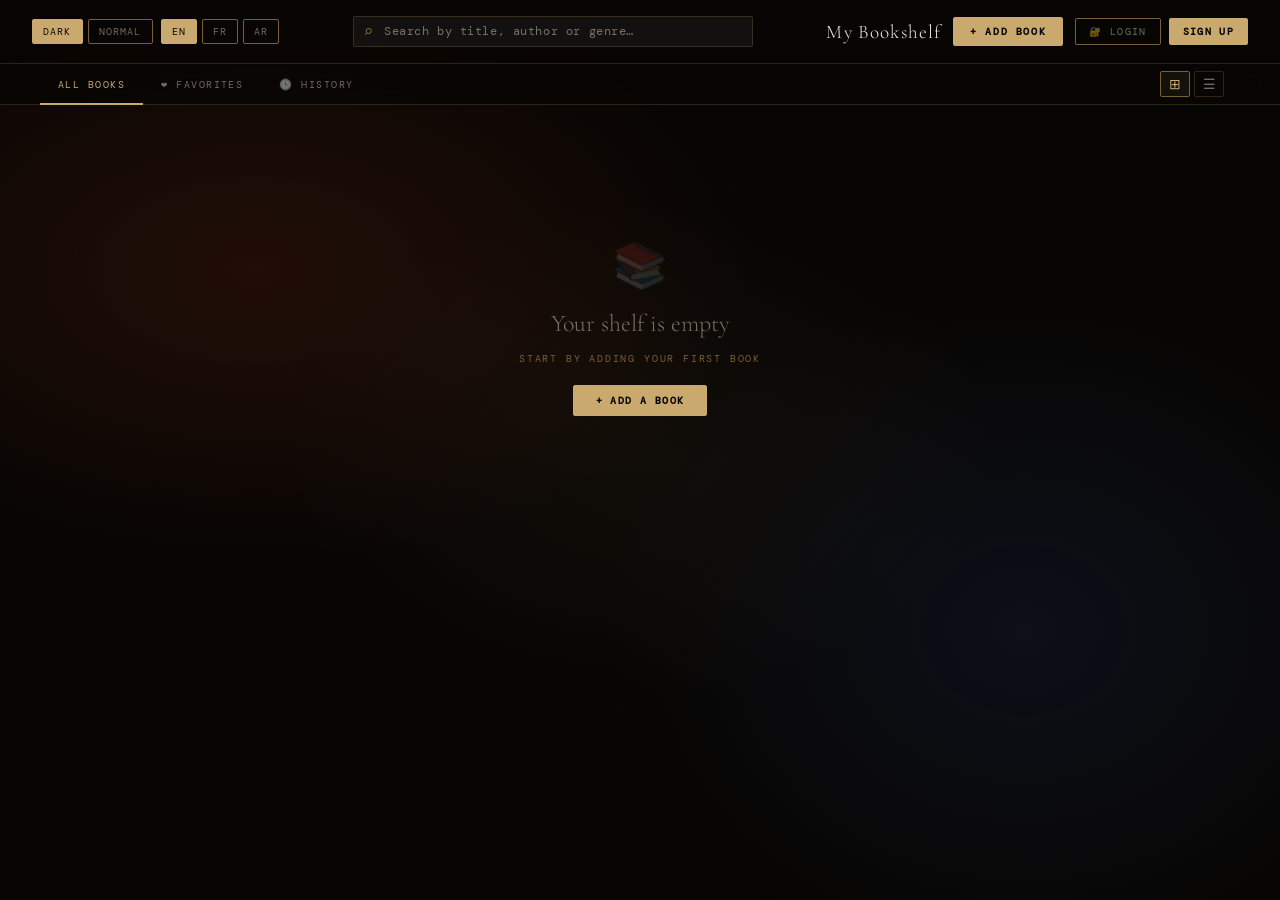
<file: index.html>
<!DOCTYPE html>
<html lang="en" dir="ltr">
<head>
    <meta charset="UTF-8">
    <meta name="viewport" content="width=device-width, initial-scale=1.0">
    <title>Bookshelf</title>
    <link rel="stylesheet" href="them-control.css">
    <link rel="stylesheet" href="books.css">
    <link rel="stylesheet" href="style-index.css">
</head>
<body>

    <header>
        <div class="header-left">
            <div id="theme-group">
                <button onclick="changeTheme('dark')"   data-en="Dark"   data-fr="Sombre" data-ar="داكن">Dark</button>
                <button onclick="changeTheme('normal')" data-en="Normal" data-fr="Normale" data-ar="عادي">Normal</button>
            </div>
            <div id="lang-group">
                <button onclick="changeLanguage('en')">EN</button>
                <button onclick="changeLanguage('fr')">FR</button>
                <button onclick="changeLanguage('ar')">AR</button>
            </div>
        </div>
        <div class="header-center">
            <div id="search-wrap">
                <span class="search-icon">⌕</span>
                <input type="text" id="genre-filter" data-en-ph="Search by title, author or genre…" data-fr-ph="Rechercher par titre, auteur ou genre…" data-ar-ph="بحث بالعنوان أو المؤلف أو النوع…" placeholder="Search by title, author or genre…"/>
            </div>
        </div>
        <div class="header-right">
            <h1 data-en="My Bookshelf" data-fr="Ma Bibliothèque" data-ar="مكتبتي">My Bookshelf</h1>
            <div class="header-stats" id="header-stats">
                <span class="hstat" title="Total">📚 <strong id="stat-total">0</strong></span>
                <span class="hstat-sep">·</span>
                <span class="hstat" title="Read">✅ <strong id="stat-read">0</strong></span>
                <span class="hstat-sep">·</span>
                <span class="hstat" title="Reading">📖 <strong id="stat-reading">0</strong></span>
                <span class="hstat-sep">·</span>
                <span class="hstat" title="To Read">🔖 <strong id="stat-toread">0</strong></span>
                <span class="hstat-sep">·</span>
                <span class="hstat" title="Favorites">❤️ <strong id="stat-fav">0</strong></span>
            </div>
            <a href="add-book.html" class="home-btn-add"
               data-en="+ Add Book" data-fr="+ Ajouter" data-ar="+ إضافة">+ Add Book</a>
            <div id="auth-header-placeholder"></div>
        </div>
    </header>
    <nav class="tab-nav" id="tab-nav">
        <button class="tab-nav-btn active" onclick="ab_switchTab('all', event)"
            data-en="All Books" data-fr="Tous les livres" data-ar="جميع الكتب">All Books</button>
        <button class="tab-nav-btn" onclick="ab_switchTab('favorites', event)"
            data-en="❤️ Favorites" data-fr="❤️ Favoris" data-ar="❤️ المفضلة">❤️ Favorites</button>
        <button class="tab-nav-btn" onclick="ab_switchTab('history', event)"
            data-en="🕓 History" data-fr="🕓 Historique" data-ar="🕓 السجل">🕓 History</button>
        <div id="tab-view-toggle" class="view-toggle" style="margin-left:auto; display:flex; align-items:center; padding: 0 16px;">
            <button class="view-btn active" id="btn-grid" onclick="ab_setView('grid')" title="Grid">⊞</button>
            <button class="view-btn"        id="btn-list" onclick="ab_setView('list')" title="List">☰</button>
        </div>
    </nav>

    <main>
        <div class="tab-panel active" id="tab-all">
            <div id="books-container" class="books-grid-view"></div>
        </div>
        <div class="tab-panel" id="tab-favorites">
            <div id="favorites-container" class="books-grid-view"></div>
        </div>
        <div class="tab-panel" id="tab-history">
            <div class="tab-toolbar">
                <button class="section-clear-btn" onclick="ab_clearHistory()" data-en="Clear history" data-fr="Effacer l'historique" data-ar="مسح السجل">🗑 Clear history</button>
            </div>
            <div id="history-container" class="books-row"></div>
        </div>
    </main>

    <div id="toasts"></div>

    <script src="theme-switch.js"></script>
    <script src="langague-switch.js"></script>
    <script src="comments.js"></script>
    <script src="add-book-at-index.js"></script>

    <script src="test.js"></script>
</body>
</html>
</file>
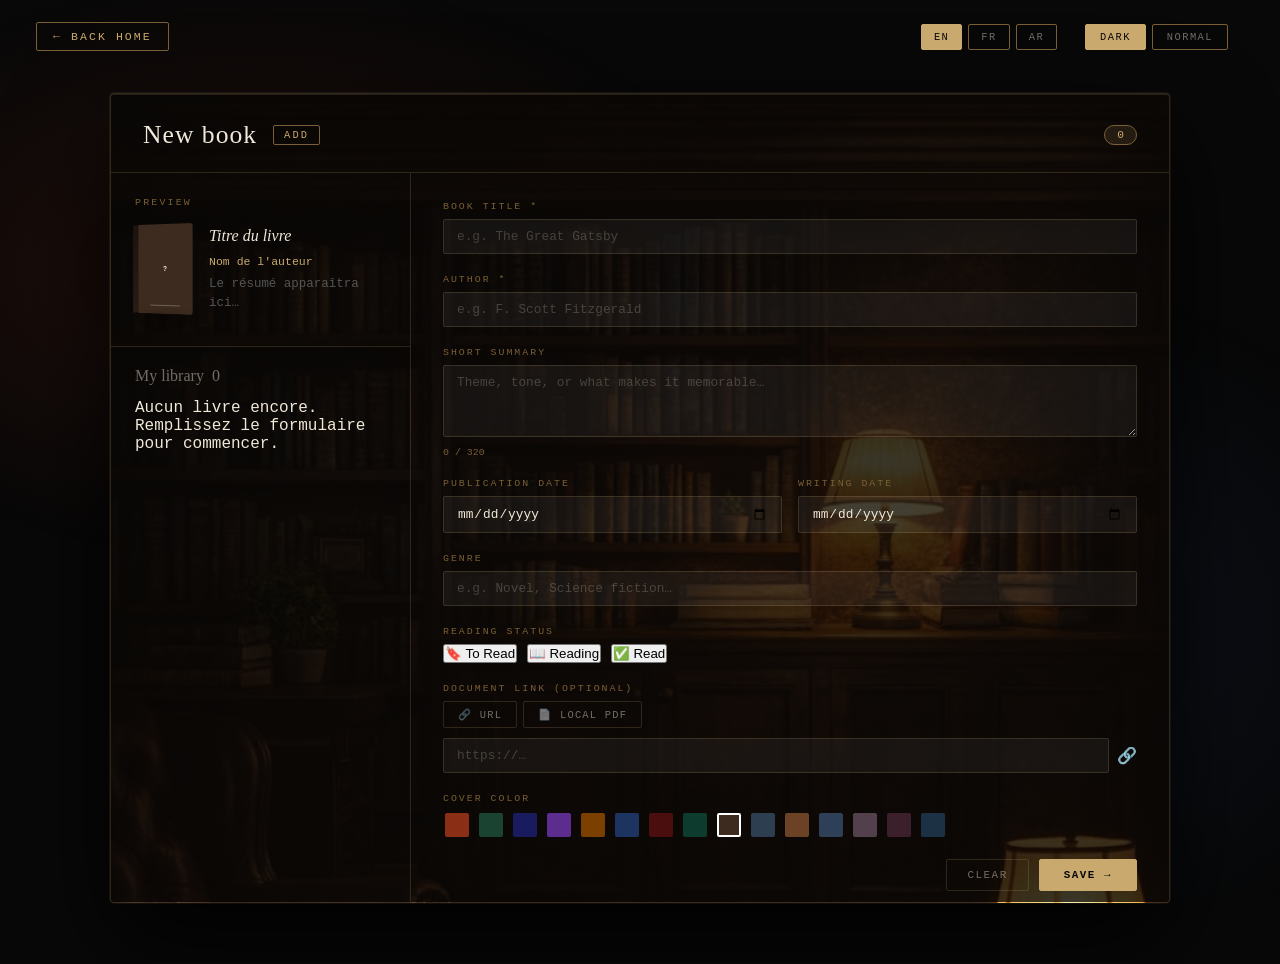
<file: add-book.html>
<!DOCTYPE html>
<html lang="fr">
<head>
    <meta charset="UTF-8">
    <meta name="viewport" content="width=device-width, initial-scale=1.0">
    <title>Ajouter un livre</title>
    <link rel="stylesheet" href="add-book-style.css">
</head>
<body>
    <header>
        <a href="index.html" data-fr="← Retour Home" data-en="← Back Home" data-ar="العودة للرئيسية →">← Back Home</a>
        <div class="header-right">
            <div id="lang-group">
                <button onclick="changeLanguage('en')">EN</button>
                <button onclick="changeLanguage('fr')">FR</button>
                <button onclick="changeLanguage('ar')">AR</button>
            </div>
            <div id="theme-group">
                <button onclick="changeTheme('dark')"   data-en="Dark"   data-fr="Sombre" data-ar="داكن">Dark</button>
                <button onclick="changeTheme('normal')" data-en="Normal" data-fr="Normal" data-ar="عادي">Normal</button>
            </div>
        </div>
    </header>

    <main>
        <div class="glass-card">
            <div class="card-header">
                <h2 id="ab-form-title" data-fr="Nouveau livre" data-en="New book" data-ar="كتاب جديد">New book</h2>
                <span id="ab-mode-tag" data-fr="Ajout" data-en="Add" data-ar="إضافة">Add</span>
                <span id="ab-count-badge">0</span>
            </div>
            <div class="left-col">
                <div id="ab-preview">
                    <p data-fr="Aperçu" data-en="Preview" data-ar="معاينة">Preview</p>
                    <div class="preview-row">
                        <div class="ab-book-3d">
                            <div class="ab-book-3d-inner">
                                <div class="ab-book-face" id="ab-pv-cover-gen">
                                    <span class="ab-book-face-title" id="ab-pv-cover-title">?</span>
                                    <div class="ab-book-face-deco"></div>
                                </div>
                                <div class="ab-book-spine" id="ab-pv-spine"></div>
                            </div>
                            <div class="ab-book-shadow"></div>
                        </div>
                        <div class="preview-texts">
                            <p id="ab-pv-title"   data-fr="Titre du livre"    data-en="Book title"    data-ar="عنوان الكتاب">Book title</p>
                            <p id="ab-pv-author"  data-fr="Nom de l'auteur"   data-en="Author name"   data-ar="اسم المؤلف">Author name</p>
                            <p id="ab-pv-summary" data-fr="Le résumé apparaîtra ici…" data-en="Summary will appear here…" data-ar="سيظهر الملخص هنا…">Summary will appear here…</p>
                        </div>
                    </div>
                </div>
                <section id="ab-list-section">
                    <h2>
                        <span data-fr="Ma bibliothèque" data-en="My library" data-ar="مكتبتي">My library</span>
                        <span id="ab-count-badge-2"></span>
                    </h2>
                    <div id="ab-book-list"></div>
                </section>
            </div>
            <div class="right-col">
                <div class="form-group">
                    <label for="ab-title" data-fr="Titre du livre *" data-en="Book title *" data-ar="عنوان الكتاب *">Book title *</label>
                    <input type="text" id="ab-title" maxlength="120" data-fr-ph="ex. Le Grand Gatsby" data-en-ph="e.g. The Great Gatsby" data-ar-ph="مثال: البؤساء" placeholder="e.g. The Great Gatsby">
                </div>
                <div class="form-group">
                    <label for="ab-author" data-fr="Auteur *" data-en="Author *" data-ar="المؤلف *">Author *</label>
                    <input type="text" id="ab-author" maxlength="100" data-fr-ph="ex. F. Scott Fitzgerald" data-en-ph="e.g. F. Scott Fitzgerald" data-ar-ph="مثال: فيكتور هوغو" placeholder="e.g. F. Scott Fitzgerald">
                </div>
                <div class="form-group">
                    <label for="ab-summary" data-fr="Résumé court" data-en="Short summary" data-ar="ملخص قصير">Short summary</label>
                    <textarea id="ab-summary" rows="3" maxlength="320" data-fr-ph="Thème, ton, ou ce qui le rend mémorable…" data-en-ph="Theme, tone, or what makes it memorable…" data-ar-ph="الموضوع، أو ما يجعله لا يُنسى…" placeholder="Theme, tone, or what makes it memorable…"></textarea>
                    <small id="ab-char-hint">0 / 320</small>
                </div>
                <div class="form-row">
                    <div class="form-group">
                        <label for="ab-pubdate" data-fr="Date de publication" data-en="Publication date" data-ar="تاريخ النشر">Publication date</label>
                        <input type="date" id="ab-pubdate" min="1000-01-01" max="2100-12-31">
                    </div>
                    <div class="form-group">
                        <label for="ab-writtendate" data-fr="Date d'écriture" data-en="Writing date" data-ar="تاريخ الكتابة">Writing date</label>
                        <input type="date" id="ab-writtendate" min="1000-01-01" max="2100-12-31">
                    </div>
                </div>
                <div class="form-group">
                    <label for="ab-genre" data-fr="Genre" data-en="Genre" data-ar="النوع الأدبي">Genre</label>
                    <input type="text" id="ab-genre" data-fr-ph="ex. Roman, Science-fiction…" data-en-ph="e.g. Novel, Science fiction…" data-ar-ph="مثال: رواية، خيال علمي…" placeholder="e.g. Novel, Science fiction…">
                </div>
                <div class="form-group">
                    <label data-fr="Statut de lecture" data-en="Reading status" data-ar="حالة القراءة">Reading status</label>
                    <div class="status-btn-group" id="ab-status-group">
                        <button type="button" class="status-btn" data-value="toread" data-en="🔖 To Read" data-fr="🔖 À lire" data-ar="🔖 للقراءة">🔖 To Read</button>
                        <button type="button" class="status-btn" data-value="reading" data-en="📖 Reading" data-fr="📖 En cours" data-ar="📖 جاري">📖 Reading</button>
                        <button type="button" class="status-btn active" data-value="read" data-en="✅ Read" data-fr="✅ Lu" data-ar="✅ مقروء">✅ Read</button>
                    </div>
                    <input type="hidden" id="ab-status" value="toread">
                </div>
                <div class="form-group">
                    <label data-fr="Lien document (optionnel)" data-en="Document link (optional)" data-ar="رابط الوثيقة (اختياري)">Document link (optional)</label>
                    <div class="tab-bar">
                        <button type="button" id="ab-tab-url" class="active" data-fr="🔗 URL" data-en="🔗 URL" data-ar="🔗 رابط">🔗 URL</button>
                        <button type="button" id="ab-tab-pdf" data-fr="📄 PDF local" data-en="📄 Local PDF" data-ar="📄 PDF محلي">📄 Local PDF</button>
                    </div>
                    <div id="ab-doc-url-wrap">
                        <div class="url-row">
                            <input type="url" id="ab-doclink" placeholder="https://…">
                            <span id="ab-url-indicator">🔗</span>
                        </div>
                    </div>
                    <div id="ab-doc-pdf-wrap" style="display:none">
                        <div id="ab-pdf-dropzone">
                            <p data-fr="cliquer pour choisir" data-en="Drag a PDF here or click to choose" data-ar="اسحب ملف PDF هنا أو انقر للاختيار">Drag a PDF here or click to choose</p>
                        </div>
                        <input type="file" id="ab-pdf-input" accept=".pdf,application/pdf" style="display:none">
                        <div id="ab-pdf-info">
                            📄 <span id="ab-pdf-name"></span>
                            <button type="button" id="ab-btn-clear-pdf">✕</button>
                        </div>
                    </div>
                </div>
                <div class="form-group">
                    <label data-fr="Couleur de couverture" data-en="Cover color" data-ar="لون الغلاف">Cover color</label>
                    <div id="ab-color-row"></div>
                </div>
                <div class="form-actions">
                    <button type="button" id="ab-btn-reset" data-fr="Effacer" data-en="Clear" data-ar="مسح">Clear</button>
                    <button type="button" id="ab-save-btn" data-fr="Enregistrer →" data-en="Save →" data-ar="← حفظ">Save →</button>
                </div>
            </div>
        </div>
    </main>

    <div id="ab-toasts"></div>

    <script src="add-book.js"></script>
    <script src="theme-switch.js"></script>
    <script src="langague-switch.js"></script>
</body>
</html>
</file>
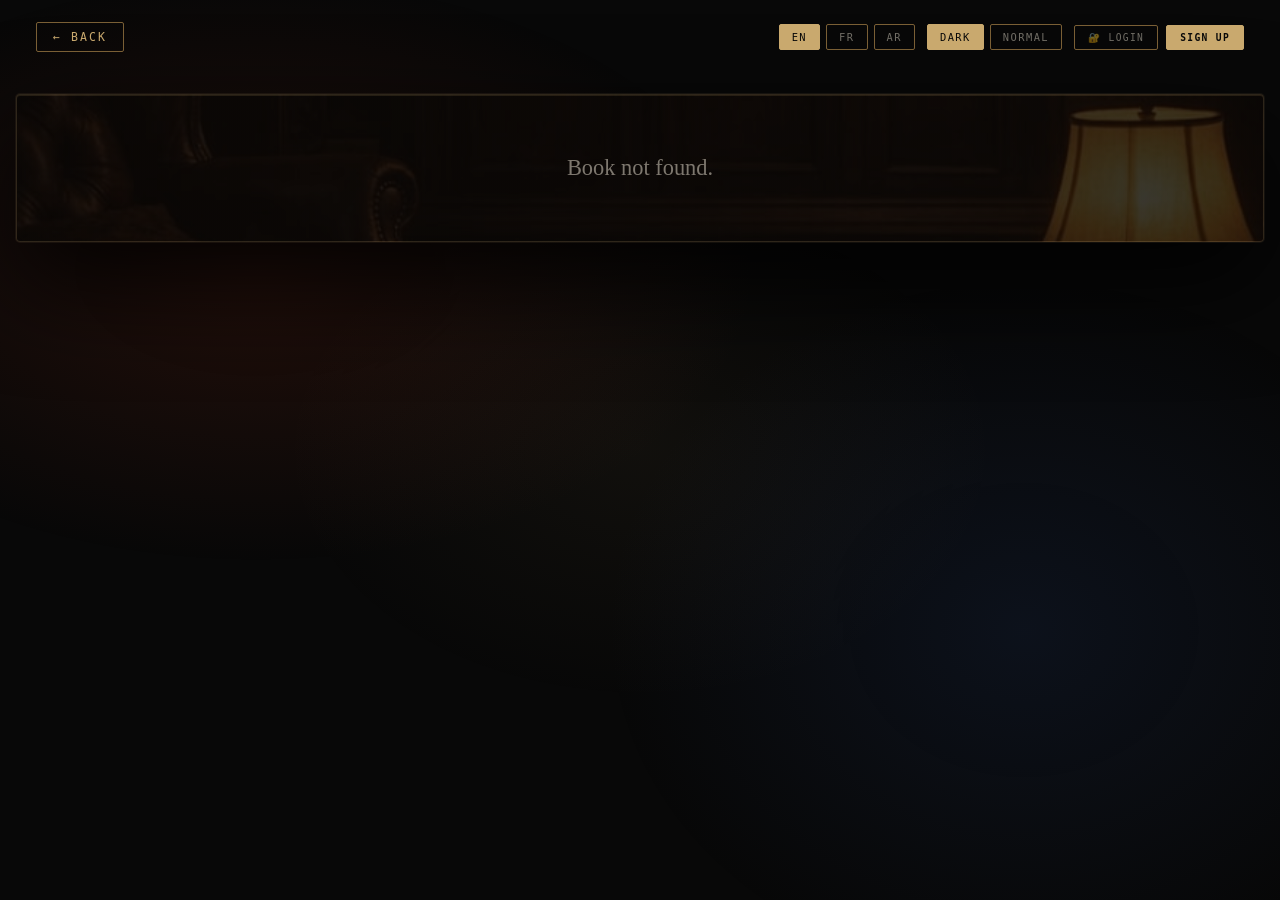
<file: book-detail.html>
<!DOCTYPE html>
<html lang="fr" dir="ltr">
<head>
    <meta charset="UTF-8">
    <meta name="viewport" content="width=device-width, initial-scale=1.0">
    <title>Book Detail</title>
    <link rel="stylesheet" href="book-detail-style.css">
</head>
<body>
    <header>
        <a href="index.html" data-en="← Back" data-fr="← Retour" data-ar="العودة →">← Back</a>
        <div class="header-right">
            <div id="lang-group">
                <button onclick="changeLanguage('en')">EN</button>
                <button onclick="changeLanguage('fr')">FR</button>
                <button onclick="changeLanguage('ar')">AR</button>
            </div>
            <div id="theme-group">
                <button onclick="changeTheme('dark')"   data-en="Dark"   data-fr="Sombre" data-ar="داكن">Dark</button>
                <button onclick="changeTheme('normal')" data-en="Normal" data-fr="Normal" data-ar="عادي">Normal</button>
            </div>
            <div id="auth-header-placeholder"></div>
        </div>
    </header>

    <main>
        <div class="detail-card">
            <div class="detail-card-header">
                <div class="detail-book-3d" id="bd-cover-wrap">
                    <div class="detail-book-3d-inner" id="bd-cover-inner">
                        <div class="detail-book-face" id="bd-cover-face">
                            <span class="detail-book-face-title" id="bd-cover-title"></span>
                        </div>
                        <div class="detail-book-spine" id="bd-cover-spine"></div>
                    </div>
                    <div class="detail-book-shadow"></div>
                </div>
                <div class="detail-title-block">
                    <div id="bd-book-title">—</div>
                    <div id="bd-book-author">—</div>
                    <div class="bd-meta" id="bd-meta-tags"></div>
                </div>
                <div style="margin-left:auto; flex-shrink:0; align-self:flex-start;">
                    <a id="bd-edit-btn" href="#" style="font-family:'DM Mono',monospace; font-size:.6rem; letter-spacing:.14em; text-transform:uppercase; padding:7px 16px; border:1px solid var(--gold-dim); border-radius:2px; color:var(--gold); text-decoration:none; display:inline-flex; align-items:center; gap:6px; white-space:nowrap; transition:background .2s, color .2s, border-color .2s;"
                    onmouseover="this.style.background='var(--gold)';this.style.color='var(--black)';this.style.borderColor='var(--gold)'"
                    onmouseout="this.style.background='transparent';this.style.color='var(--gold)';this.style.borderColor='var(--gold-dim)'">
                        ✏️ <span id="bd-edit-label">Edit</span>
                    </a>
                </div>
            </div>
            <div class="detail-body">
                <div id="bd-book-summary"></div>
                <div id="bd-rating-section">
                    <div class="bd-rating-row">
                        <div class="bd-rating-col">
                            <div class="bd-section-label" data-en="Your rating" data-fr="Votre note" data-ar="تقييمك">Your rating</div>
                            <div id="bd-stars"></div>
                        </div>
                        <div class="bd-fav-col">
                            <div class="bd-section-label" data-en="Favorite" data-fr="Favori" data-ar="المفضلة">Favorite</div>
                            <button id="bd-fav-btn" onclick="bd_toggleFav()">🤍</button>
                        </div>
                    </div>
                </div>
                <div id="bd-doc-section" style="display:none">
                    <div class="bd-section-label" data-en="Document" data-fr="Document" data-ar="الوثيقة">Document</div>
                    <div id="bd-url-section"></div>
                    <div id="bd-pdf-section"></div>
                </div>
                <div id="bd-comments-wrapper">
                    <div id="bd-comments-label" class="bd-section-label">💬 Comments</div>
                    <div id="auth-comments-section"></div>
                </div>

            </div>
        </div>
    </main>

    <script src="book-detail.js"></script>
    <script src="theme-switch.js"></script>
    <script src="langague-switch.js"></script>
    <script src="comments.js"></script>

    <script>
//some scriptes importent for windows browser and buttom (testé)
        (function (){
            var placeholder = document.getElementById('auth-header-placeholder');
            if (placeholder) {
                var tmp = document.createElement('div');
                tmp.innerHTML = auth_headerHTML();
                placeholder.replaceWith(tmp.firstElementChild);
            }
            auth_init();
        })();

        window.addEventListener('load', function (){
            var params = new URLSearchParams(window.location.search);
            var bookId = params.get('id') || null;
            auth_renderComments(bookId);

            var editBtn = document.getElementById('bd-edit-btn');
            if (editBtn && bookId){
                editBtn.href = '#';
                editBtn.addEventListener('click', function(e){
                    e.preventDefault();
                    var lang = localStorage.getItem('preferredLanguage') || 'en';
                    var msg = lang === 'fr'
                        ? 'Vous allez modifier ce livre.\nCliquez sur OK pour accéder à la page de modification.'
                        : lang === 'ar'
                        ? 'سيتم تعديل هذا الكتاب.\nانقر على موافق للانتقال إلى صفحة التعديل.'
                        : 'You are about to edit this book.\nClick OK to go to the edit page.';
                    if (confirm(msg)) {
                        window.location.href = 'add-book.html?edit=' + bookId;
                    }
                });
            }

            function updateEditLabel() {
                var el = document.getElementById('bd-edit-label');
                if (!el) return;
                var lang = localStorage.getItem('preferredLanguage') || 'en';
                el.textContent = lang === 'fr' ? 'Modifier'
                               : lang === 'ar' ? 'تعديل'
                               : 'Edit';
            }
            updateEditLabel();

            function updateCommentsLabel() {
                var el = document.getElementById('bd-comments-label');
                if (!el) return;
                var lang = localStorage.getItem('preferredLanguage') || 'en';
                el.textContent = lang === 'fr' ? '💬 Commentaires'
                               : lang === 'ar' ? '💬 التعليقات'
                               : '💬 Comments';
            }
            updateCommentsLabel();

            var _origLang = window.changeLanguage;
            window.changeLanguage = function (lang) {
                if (_origLang) _origLang(lang);
                updateCommentsLabel();
                updateEditLabel();
                auth_renderComments(bookId);
            };
        });
    </script>

    <style>
/*style of commenter zone */
        #bd-comments-wrapper {
            margin-top: 36px;
            padding-top: 28px;
            border-top: 1px solid var(--border);
        }
        #bd-comments-label {
            margin-bottom: 20px;
        }

        body.theme-normal #bd-edit-btn {
            color: #8b5e2a !important;
            border-color: rgba(139,94,42,.4) !important;
        }
        body.theme-normal #bd-edit-btn:hover {
            background: #8b5e2a !important;
            color: #fff !important;
            border-color: #8b5e2a !important;
        }

        #auth-user-info button[onclick="auth_handleLogout()"] {
            display: none !important;
        }

        body.theme-normal #bd-comments-wrapper {
            border-color: rgba(180,130,70,.2);
        }
        body.theme-normal #bd-comments-label {
            color: #a07840 !important;
        }
        body.theme-normal #auth-comments-section textarea {
            background: rgba(255,255,255,.7) !important;
            border-color: rgba(180,130,70,.3) !important;
            color: #2a1f14 !important;
        }
        body.theme-normal #auth-comments-section > div {
            background: rgba(255,255,255,.25) !important;
            border-color: rgba(180,130,70,.2) !important;
        }
        body.theme-normal #auth-comments-section span {
            color: #2a1f14 !important;
        }
        body.theme-normal #auth-comments-section p {
            color: rgba(42,31,20,.75) !important;
        }
        body.theme-normal #auth-comments-section div[style*="background:var(--gold)"] {
            background: #8b5e2a !important;
            color: #fff !important;
        }
    </style>
</body>
</html>
</file>
<file: them-control.css>
:root {
    --black:#080604;
    --border:rgba(210,175,120,0.18);
    --gold:#c9a96e;
    --gold-dim:#7a5f35;
    --cream:#f0e8d8;
    --muted:rgba(240,232,216,0.45);
    --input-bg:rgba(255,255,255,0.05);
    --transition: 0.3s ease;
}

body {
    transition: background-color var(--transition), color var(--transition);
}

body.theme-normal {
    --black:#f5efe6;
    --border:rgba(180,130,70,0.25);
    --gold:#8b5e2a;
    --gold-dim:#a07840;
    --cream:#2a1f14;
    --muted:rgba(42,31,20,0.55);
    --input-bg:rgba(255,255,255,0.65);
}

body.theme-normal::before {
    background:
        radial-gradient(ellipse 60% 50% at 20% 30%, rgba(210,160,80,.15) 0%, transparent 65%),
        radial-gradient(ellipse 50% 60% at 80% 70%, rgba(120,180,100,.12) 0%, transparent 65%);
}

body.theme-normal header {
    background:rgba(245,239,230,.88);
    border-color:rgba(180,130,70,.2);
}
body.theme-normal header h1 { color: #3a2510; }

body.theme-normal #theme-group button,
body.theme-normal #lang-group button {
    border-color:rgba(139,94,42,.4);
    color:rgba(42,31,20,.6);
}
body.theme-normal #theme-group button:hover,
body.theme-normal #theme-group button.active,
body.theme-normal #lang-group button:hover,
body.theme-normal #lang-group button.active {
    background:#8b5e2a;
    border-color:#8b5e2a;
    color:#fff;
}

body.theme-normal .home-btn-add {
    background:#8b5e2a;
    border-color:#8b5e2a;
    color:#fff;
}
body.theme-normal .home-btn-add:hover {
    background: #a07840;
    box-shadow: 0 0 18px rgba(139,94,42,.3);
}

body.theme-normal #shelf-count {
    background: rgba(139,94,42,.1);
    color: #8b5e2a;
    border-color: rgba(139,94,42,.4);
}

body.theme-normal #genre-filter {
    background: rgba(255,255,255,.7);
    border-color: rgba(180,130,70,.3);
    color: #2a1f14;
}
body.theme-normal #genre-filter:focus {
    border-color: #8b5e2a;
    box-shadow: 0 0 0 2px rgba(139,94,42,.1);
}
body.theme-normal #genre-filter::placeholder { color: rgba(42,31,20,.38); }
body.theme-normal .search-icon              { color: #a07840; }

body.theme-normal .book-card-title  { color: #2a1f14; }
body.theme-normal .book-card-author { color: #8b5e2a; }
body.theme-normal .book-card-genre  { color: rgba(42,31,20,.5); border-color: rgba(180,130,70,.3); }
body.theme-normal .book-card-unrated { color: rgba(42,31,20,.35); }

body.theme-normal .bc-btn {
    border-color: rgba(180,130,70,.3);
    color: rgba(42,31,20,.55);
}
body.theme-normal .bc-btn:hover {
    border-color: #8b5e2a;
    color: #8b5e2a;
    background: rgba(139,94,42,.06);
}
body.theme-normal .bc-btn-delete:hover {
    border-color: rgba(180,60,40,.5);
    color: #c05050;
    background: rgba(180,60,40,.07);
}

body.theme-normal .shelf-empty-title { color: #2a1f14; }
body.theme-normal .shelf-empty-sub   { color: #a07840; }
body.theme-normal .shelf-empty-link  { background: #8b5e2a; border-color: #8b5e2a; color: #fff; }
body.theme-normal .shelf-empty-link:hover { background: #a07840; }

body.theme-normal .toast {
    background: rgba(245,239,230,.95);
    border-color: rgba(139,94,42,.4);
    color: #8b5e2a;
}

body.theme-normal .tab-nav {
    background: rgba(245,239,230,.92);
    border-color: rgba(180,130,70,.2);
}
body.theme-normal .tab-nav-btn        { color: rgba(42,31,20,.5); }
body.theme-normal .tab-nav-btn:hover  { color: #2a1f14; }
body.theme-normal .tab-nav-btn.active { color: #8b5e2a; border-bottom-color: #8b5e2a; }

body.theme-normal .header-stats     { background: rgba(139,94,42,.07); border-color: rgba(180,130,70,.25); }
body.theme-normal .hstat            { color: rgba(42,31,20,.6); }
body.theme-normal .hstat strong     { color: #8b5e2a; }
body.theme-normal .hstat-sep        { color: rgba(180,130,70,.3); }

body.theme-normal .status-read    { color: #2d7a4f; border-color: rgba(45,122,79,.3);    background: rgba(45,122,79,.06); }
body.theme-normal .status-reading { color: #8b5e2a; border-color: rgba(139,94,42,.4);   background: rgba(139,94,42,.06); }
body.theme-normal .status-toread  { color: rgba(42,31,20,.5); border-color: rgba(180,130,70,.25); }

body.theme-normal .view-btn:hover,
body.theme-normal .view-btn.active { border-color: #8b5e2a; color: #8b5e2a; background: rgba(139,94,42,.07); }

body.theme-normal .filter-fav-btn:hover,
body.theme-normal .filter-fav-btn.active { border-color: rgba(180,60,40,.4); color: #c05050; background: rgba(180,60,40,.07); }

body.theme-normal .book-list-row { background: rgba(255,255,255,.35); border-color: rgba(180,130,70,.25); }
body.theme-normal .book-list-row:hover { border-color: #8b5e2a; background: rgba(139,94,42,.06); }
body.theme-normal .list-title  { color: #2a1f14; }
body.theme-normal .list-author { color: #8b5e2a; }
body.theme-normal .list-genre  { color: rgba(42,31,20,.5); border-color: rgba(180,130,70,.25); }

body.theme-normal .mini-card { background: rgba(255,255,255,.35); border-color: rgba(180,130,70,.25); }
body.theme-normal .mini-card:hover { border-color: #8b5e2a; background: rgba(139,94,42,.06); }
body.theme-normal .mini-card-title  { color: #2a1f14; }
body.theme-normal .mini-card-author { color: #8b5e2a; }

body.theme-normal .glass-card {
    background-image:
        linear-gradient(rgba(245,239,230,.82), rgba(245,239,230,.82)),
        url('biblio2.png');
    background-size: cover;
    background-position: center;
    border-color: rgba(180,130,70,.3);
    box-shadow:
        0 0 0 1px rgba(180,130,70,.1),
        0 40px 100px rgba(0,0,0,.15),
        inset 0 1px 0 rgba(255,255,255,.8);
}

body.theme-normal .card-header,
body.theme-normal .left-col,
body.theme-normal #ab-preview,
body.theme-normal #ab-list-section { border-color: rgba(180,130,70,.2); }

body.theme-normal #ab-form-title,
body.theme-normal .card-header h2  { color: #3a2510; }

body.theme-normal #ab-mode-tag {
    color: #8b5e2a;
    border-color: rgba(139,94,42,.4);
}
body.theme-normal #ab-count-badge {
    background: rgba(139,94,42,.1);
    color: #8b5e2a;
    border-color: rgba(139,94,42,.3);
}

body.theme-normal label { color: #8b5e2a; }

body.theme-normal input[type="text"],
body.theme-normal input[type="url"],
body.theme-normal input[type="date"],
body.theme-normal textarea {
    background: rgba(255,255,255,.65);
    border-color: rgba(180,130,70,.3);
    color: #2a1f14;
}
body.theme-normal input:focus,
body.theme-normal textarea:focus {
    border-color: #8b5e2a;
    box-shadow: 0 0 0 2px rgba(139,94,42,.1);
}
body.theme-normal input::placeholder,
body.theme-normal textarea::placeholder { color: rgba(42,31,20,.35); }

body.theme-normal #ab-preview > p    { color: #a07840; }
body.theme-normal #ab-pv-title       { color: #2a1f14 !important; }
body.theme-normal #ab-pv-author      { color: #8b5e2a !important; }
body.theme-normal .preview-texts p   { color: rgba(42,31,20,.6); }
body.theme-normal #ab-list-section > h2 { color: rgba(42,31,20,.6); }

body.theme-normal #ab-list-section .ab-book-card {
    background: rgba(255,255,255,.4);
    border-color: rgba(180,130,70,.2);
}
body.theme-normal #ab-list-section .ab-book-card:hover { background: rgba(139,94,42,.08); }
body.theme-normal #ab-list-section .ab-book-card-title  { color: #2a1f14; }
body.theme-normal #ab-list-section .ab-book-card-author { color: #a07840; }

body.theme-normal #ab-save-btn {
    background: #8b5e2a; border-color: #8b5e2a; color: #fff;
}
body.theme-normal #ab-save-btn:hover {
    background: #a07840;
    box-shadow: 0 0 20px rgba(139,94,42,.3);
}

body.theme-normal #ab-btn-reset {
    border-color:rgba(180,130,70,.3);
    color:rgba(42,31,20,.6);
}
body.theme-normal #ab-btn-reset:hover { border-color: #2a1f14; color: #2a1f14; }

body.theme-normal small { color: #a07840; }
</file>
<file: books.css>
@import url('https://fonts.googleapis.com/css2?family=Cormorant+Garamond:ital,wght@0,300;0,400;0,600;1,300;1,400&family=DM+Mono:wght@300;400;500&display=swap');/*it can be detel*/

*, *::before, *::after { box-sizing: border-box; margin: 0; padding: 0; }

html, body {
    min-height: 100vh;
    background: var(--black);
    font-family: 'DM Mono', monospace;
    color: var(--cream);
    overflow-x: hidden;
}

body::before {
    content: '';
    position: fixed; inset: 0;
    background:
        radial-gradient(ellipse 60% 50% at 20% 30%, rgba(139,46,22,.20) 0%, transparent 65%),
        radial-gradient(ellipse 50% 60% at 80% 70%, rgba(29,52,97,.22) 0%, transparent 65%),
        radial-gradient(ellipse 40% 40% at 50% 50%, rgba(201,169,110,.05) 0%, transparent 70%);
    pointer-events: none;
    z-index: 0;
}

header {
    position: sticky; top: 0; z-index: 100;
    padding: 0 32px;
    height: 64px;
    display: flex;
    align-items: center;
    justify-content: space-between;
    gap: 16px;
    border-bottom: 1px solid var(--border);
    background: rgba(8,6,4,.82);
    backdrop-filter: blur(14px);
    -webkit-backdrop-filter: blur(14px);
}
.header-left  { display: flex; align-items: center; gap: 8px; flex-shrink: 0; }
.header-center { flex: 1; max-width: 400px; }
.header-right { display: flex; align-items: center; gap: 12px; flex-shrink: 0; }

header h1 {
    font-family: 'Cormorant Garamond', serif;
    font-size: 1.2rem; font-weight: 300;
    letter-spacing: .06em; color: var(--cream); white-space: nowrap;
}

#shelf-count {
    font-size: .62rem; letter-spacing: .2em;
    background: rgba(201,169,110,.10); color: var(--gold);
    border: 1px solid var(--gold-dim);
    padding: 3px 12px; border-radius: 20px; white-space: nowrap;
}

.home-btn-add {
    font-family: 'DM Mono', monospace;
    font-size: .62rem; letter-spacing: .16em; text-transform: uppercase;
    color: var(--black); background: var(--gold); border: 1px solid var(--gold);
    text-decoration: none; padding: 7px 16px; border-radius: 2px;
    font-weight: 600; white-space: nowrap;
    transition: background .2s, box-shadow .2s;
}
.home-btn-add:hover { background: #e0bb7a; box-shadow: 0 0 18px rgba(201,169,110,.35); }

#theme-group, #lang-group { display: flex; gap: 5px; }
#theme-group button, #lang-group button {
    font-family: 'DM Mono', monospace;
    font-size: .6rem; letter-spacing: .12em; text-transform: uppercase;
    padding: 5px 10px; border: 1px solid var(--gold-dim);
    background: transparent; color: var(--muted);
    cursor: pointer; border-radius: 2px;
    transition: background .2s, color .2s, border-color .2s;
}
#theme-group button:hover, #theme-group button.active,
#lang-group button:hover,  #lang-group button.active {
    background: var(--gold); border-color: var(--gold); color: var(--black);
}

#search-wrap { position: relative; display: flex; align-items: center; }
.search-icon { position: absolute; left: 10px; font-size: 1.05rem; color: var(--gold-dim); pointer-events: none; line-height: 1; }
#genre-filter {
    width: 100%; padding: 7px 12px 7px 30px;
    font-family: 'DM Mono', monospace; font-size: .72rem; letter-spacing: .05em;
    border: 1px solid var(--border); border-radius: 2px;
    background: var(--input-bg); color: var(--cream); outline: none;
    transition: border-color .2s, box-shadow .2s;
}
#genre-filter:focus { border-color: var(--gold-dim); box-shadow: 0 0 0 2px rgba(201,169,110,.08); }
#genre-filter::placeholder { color: var(--muted); }

main {
    position: relative; z-index: 1;
    padding: 32px 40px 80px;
    max-width: 1320px;
    margin: 0 auto;
}

.book-card {
    display: flex; flex-direction: column; align-items: center;
    gap: 10px; cursor: pointer;
    transition: transform .25s ease;
}
.book-card:hover { transform: translateY(-5px); }

.book-3d { perspective: 600px; width: 80px; height: 120px; position: relative; }
.book-3d-inner {
    width: 80px; height: 120px; position: relative;
    transform-style: preserve-3d; transform: rotateY(-25deg);
    transition: transform 0.4s ease;
    animation: book-float 3s ease-in-out infinite;
}
.book-3d:hover .book-3d-inner { transform: rotateY(-45deg); }
.book-face {
    position: absolute; width: 80px; height: 120px;
    border-radius: 0 3px 3px 0;
    display: flex; flex-direction: column; align-items: center; justify-content: center;
    padding: 7px; text-align: center; overflow: hidden;
}
.book-face-title { font-size: .44rem; font-weight: 700; color: rgba(255,255,255,.92); line-height: 1.3; z-index: 1; position: relative; }
.book-face-deco { position: absolute; bottom: 9px; left: 50%; transform: translateX(-50%); width: 55%; height: 1px; background: rgba(255,255,255,.22); }
.book-spine { position: absolute; left: 0; top: 0; width: 14px; height: 120px; transform: rotateY(90deg) translateZ(-7px); transform-origin: left center; border-radius: 1px 0 0 1px; }
.book-shadow { position: absolute; bottom: -8px; left: 50%; transform: translateX(-50%); width: 60px; height: 10px; background: radial-gradient(ellipse, rgba(0,0,0,.40) 0%, transparent 70%); filter: blur(4px); }

@keyframes book-float {
    0% { transform: rotateY(-25deg) translateY(0px); }
    50% { transform: rotateY(-25deg) translateY(-4px); }
    100% { transform: rotateY(-25deg) translateY(0px); }
}

.book-card-info { width: 100%; text-align: center; display: flex; flex-direction: column; align-items: center; gap: 4px; }
.book-card-title { font-family: 'Cormorant Garamond', serif; font-size: .92rem; font-weight: 400; font-style: italic; color: var(--cream); line-height: 1.3; display: -webkit-box; -webkit-line-clamp: 2; -webkit-box-orient: vertical; overflow: hidden; }
.book-card-author { font-family: 'DM Mono', monospace; font-size: .6rem; letter-spacing: .07em; color: var(--gold); }
.book-card-genre { font-family: 'DM Mono', monospace; font-size: .54rem; letter-spacing: .13em; text-transform: uppercase; color: var(--muted); border: 1px solid var(--border); padding: 2px 8px; border-radius: 20px; display: inline-block; }
.book-card-stars { font-size: .8rem; letter-spacing: 2px; display: block; }
.book-card-unrated { font-family: 'DM Mono', monospace; font-size: .52rem; letter-spacing: .14em; text-transform: uppercase; color: var(--muted); opacity: .5; }
.book-card-actions { display: flex; gap: 5px; justify-content: center; flex-wrap: wrap; margin-top: 4px; width: 100%; }

.bc-btn {
    font-family: 'DM Mono', monospace; font-size: .55rem; letter-spacing: .1em; text-transform: uppercase;
    padding: 4px 10px; border: 1px solid var(--border); background: transparent; color: var(--muted);
    cursor: pointer; border-radius: 2px; text-decoration: none;
    display: inline-flex; align-items: center; gap: 3px; line-height: 1;
    transition: border-color .2s, color .2s, background .2s;
}
.bc-btn:hover { border-color: var(--gold-dim); color: var(--gold); background: rgba(201,169,110,.06); }
.bc-btn-delete:hover { border-color: rgba(180,60,40,.6); color: #d96060; background: rgba(180,60,40,.08); }

.shelf-empty { grid-column: 1 / -1; text-align: center; padding: 100px 20px; display: flex; flex-direction: column; align-items: center; gap: 14px; }
.shelf-empty-icon { font-size: 2.8rem; opacity: .15; display: block; }
.shelf-empty-title { font-family: 'Cormorant Garamond', serif; font-size: 1.5rem; font-weight: 300; color: var(--cream); opacity: .45; }
.shelf-empty-sub { font-size: .63rem; letter-spacing: .18em; text-transform: uppercase; color: var(--gold-dim); }
.shelf-empty-link { font-family: 'DM Mono', monospace; font-size: .63rem; letter-spacing: .14em; text-transform: uppercase; color: var(--black); background: var(--gold); border: 1px solid var(--gold); text-decoration: none; padding: 8px 22px; border-radius: 2px; font-weight: 600; margin-top: 6px; transition: background .2s, box-shadow .2s; }
.shelf-empty-link:hover { background: #e0bb7a; box-shadow: 0 0 18px rgba(201,169,110,.3); }

#toasts { position: fixed; bottom: 1.5rem; right: 1.5rem; z-index: 999; display: flex; flex-direction: column; gap: 8px; }
.toast { font-family: 'DM Mono', monospace; font-size: .7rem; letter-spacing: .1em; padding: 10px 18px; border-radius: 3px; border: 1px solid var(--gold-dim); background: rgba(8,6,4,.92); color: var(--gold); backdrop-filter: blur(8px); animation: toastIn .3s ease both; }
@keyframes toastIn { from { opacity: 0; transform: translateY(10px); } to { opacity: 1; transform: translateY(0); } }

@keyframes fadeUp { from { opacity: 0; transform: translateY(22px); } to { opacity: 1; transform: translateY(0); } }

::-webkit-scrollbar { width: 4px; }
::-webkit-scrollbar-track { background: transparent; }
::-webkit-scrollbar-thumb { background: var(--gold-dim); border-radius: 2px; }

@media (max-width: 900px) {
    header { height: auto; padding: 12px 20px; flex-wrap: wrap; gap: 10px; }
    .header-center { order: 3; width: 100%; max-width: 100%; }
    main { padding: 28px 20px 60px; }
}
@media (max-width: 480px) {
    header h1 { display: none; }
}
</file>
<file: style-index.css>
.header-stats {
    display: flex;
    align-items: center;
    gap: 6px;
    background: rgba(201,169,110,.07);
    border: 1px solid var(--border);
    border-radius: 2px;
    padding: 5px 12px;
}
.hstat {
    font-family: 'DM Mono', monospace;
    font-size: .6rem;
    letter-spacing: .06em;
    color: var(--muted);
    display: flex;
    align-items: center;
    gap: 4px;
}
.hstat strong { color: var(--gold); font-weight: 500; }
.hstat-sep { color: var(--border); font-size: .7rem; }

.tab-nav {
    position: sticky;
    top: 64px;
    z-index: 90;
    display: flex;
    align-items: stretch;
    border-bottom: 1px solid var(--border);
    background: rgba(8,6,4,.88);
    backdrop-filter: blur(12px);
    -webkit-backdrop-filter: blur(12px);
    padding: 0 40px;
}
.tab-nav-btn {
    font-family: 'DM Mono', monospace;
    font-size: .65rem;
    letter-spacing: .14em;
    text-transform: uppercase;
    color: var(--muted);
    background: transparent;
    border: none;
    border-bottom: 2px solid transparent;
    padding: 14px 18px 12px;
    cursor: pointer;
    transition: color .2s, border-color .2s;
    white-space: nowrap;
    margin-bottom: -1px;
}
.tab-nav-btn:hover { color: var(--cream); }
.tab-nav-btn.active { color: var(--gold); border-bottom-color: var(--gold); }

.tab-panel { display: none; animation: fadeUp .3s cubic-bezier(.22,1,.36,1) both; }
.tab-panel.active { display: block; }

.tab-toolbar {
    display: flex;
    align-items: center;
    gap: 10px;
    margin-bottom: 24px;
    flex-wrap: wrap;
}

.filter-fav-btn {
    font-family: 'DM Mono', monospace;
    font-size: .58rem;
    letter-spacing: .12em;
    text-transform: uppercase;
    padding: 5px 12px;
    border: 1px solid var(--border);
    background: transparent;
    color: var(--muted);
    cursor: pointer;
    border-radius: 2px;
    transition: border-color .2s, color .2s, background .2s;
    white-space: nowrap;
}
.filter-fav-btn:hover,
.filter-fav-btn.active {
    border-color: rgba(220,80,80,.5);
    color: #e07070;
    background: rgba(220,80,80,.07);
}

.view-toggle { display: flex; gap: 4px; margin-left: auto; }
.view-btn {
    font-size: .9rem;
    width: 30px; height: 26px;
    border: 1px solid var(--border);
    background: transparent;
    color: var(--muted);
    cursor: pointer;
    border-radius: 2px;
    display: flex; align-items: center; justify-content: center;
    transition: border-color .2s, color .2s, background .2s;
}
.view-btn:hover,
.view-btn.active { border-color: var(--gold-dim); color: var(--gold); background: rgba(201,169,110,.07); }

.status-badge {
    font-family: 'DM Mono', monospace;
    font-size: .52rem;
    letter-spacing: .14em;
    text-transform: uppercase;
    padding: 2px 8px;
    border-radius: 20px;
    display: inline-block;
    line-height: 1.6;
}
.status-read { color: #6fcf97; border: 1px solid rgba(111,207,151,.3); background: rgba(111,207,151,.06); }
.status-reading { color: var(--gold); border: 1px solid var(--gold-dim); background: rgba(201,169,110,.06); }
.status-toread { color: var(--muted); border: 1px solid var(--border); }

.bc-btn-fav { transition: transform .15s ease, border-color .2s; }
.bc-btn-fav.fav-active { border-color: rgba(220,80,80,.5); color: #e07070; background: rgba(220,80,80,.07); }
.bc-btn-fav:hover { transform: scale(1.2); }

.section-clear-btn {
    font-family: 'DM Mono', monospace;
    font-size: .58rem;
    letter-spacing: .13em;
    text-transform: uppercase;
    padding: 5px 12px;
    border: 1px solid var(--border);
    background: transparent;
    color: var(--muted);
    cursor: pointer;
    border-radius: 2px;
    transition: border-color .2s, color .2s;
}
.section-clear-btn:hover { border-color: rgba(180,60,40,.5); color: #d96060; }

.books-grid-view {
    display: grid;
    grid-template-columns: repeat(auto-fill, minmax(150px, 1fr));
    gap: 2.8rem 2rem;
}

.books-list-view { display: flex; flex-direction: column; gap: 6px; }

.book-list-row {
    display: flex;
    align-items: center;
    gap: 14px;
    padding: 10px 14px;
    border: 1px solid var(--border);
    border-radius: 3px;
    background: rgba(255,255,255,.015);
    cursor: pointer;
    transition: border-color .2s, background .2s;
}
.book-list-row:hover { border-color: var(--gold-dim); background: rgba(201,169,110,.04); }

.list-spine { width: 6px; height: 44px; border-radius: 1px; flex-shrink: 0; }
.list-info { flex: 1; min-width: 0; display: flex; flex-direction: column; gap: 3px; }
.list-title {
    font-family: 'Cormorant Garamond', serif;
    font-size: .95rem; font-style: italic; color: var(--cream);
    white-space: nowrap; overflow: hidden; text-overflow: ellipsis;
}
.list-author { font-family: 'DM Mono', monospace; font-size: .6rem; letter-spacing: .07em; color: var(--gold); }
.list-genre {
    font-family: 'DM Mono', monospace; font-size: .54rem; letter-spacing: .13em;
    text-transform: uppercase; color: var(--muted); border: 1px solid var(--border);
    padding: 2px 8px; border-radius: 20px; white-space: nowrap; flex-shrink: 0;
}
.list-actions { display: flex; gap: 5px; flex-shrink: 0; }

.books-row { display: flex; gap: 10px; flex-wrap: wrap; }

.mini-card {
    display: flex; align-items: center; gap: 10px;
    padding: 8px 14px 8px 8px;
    border: 1px solid var(--border); border-radius: 3px;
    background: rgba(255,255,255,.02); cursor: pointer;
    transition: border-color .2s, background .2s, transform .2s;
    max-width: 200px;
}
.mini-card:hover { border-color: var(--gold-dim); background: rgba(201,169,110,.05); transform: translateY(-2px); }
.mini-card-spine { width: 6px; height: 40px; border-radius: 1px; flex-shrink: 0; }
.mini-card-info { display: flex; flex-direction: column; gap: 3px; min-width: 0; }
.mini-card-title {
    font-family: 'Cormorant Garamond', serif; font-size: .85rem; font-style: italic;
    color: var(--cream); white-space: nowrap; overflow: hidden; text-overflow: ellipsis; max-width: 130px;
}
.mini-card-author {
    font-family: 'DM Mono', monospace; font-size: .56rem; letter-spacing: .07em;
    color: var(--gold); white-space: nowrap; overflow: hidden; text-overflow: ellipsis; max-width: 130px;
}

body.theme-normal .tab-nav { background: rgba(245,239,230,.92); border-color: rgba(180,130,70,.2); }
body.theme-normal .tab-nav-btn { color: rgba(42,31,20,.5); }
body.theme-normal .tab-nav-btn:hover{ color: #2a1f14; }
body.theme-normal .tab-nav-btn.active { color: #8b5e2a; border-bottom-color: #8b5e2a; }

body.theme-normal .header-stats { background: rgba(139,94,42,.07); border-color: rgba(180,130,70,.25); }
body.theme-normal .hstat { color: rgba(42,31,20,.6); }
body.theme-normal .hstat strong { color: #8b5e2a; }
body.theme-normal .hstat-sep { color: rgba(180,130,70,.3); }

body.theme-normal .status-read { color: #2d7a4f; border-color: rgba(45,122,79,.3);  background: rgba(45,122,79,.06); }
body.theme-normal .status-reading { color: #8b5e2a; border-color: rgba(139,94,42,.4); background: rgba(139,94,42,.06); }
body.theme-normal .status-toread { color: rgba(42,31,20,.5); border-color: rgba(180,130,70,.25); }

body.theme-normal .view-btn:hover,
body.theme-normal .view-btn.active { border-color: #8b5e2a; color: #8b5e2a; background: rgba(139,94,42,.07); }

body.theme-normal .filter-fav-btn:hover,
body.theme-normal .filter-fav-btn.active { border-color: rgba(180,60,40,.4); color: #c05050; background: rgba(180,60,40,.07); }

body.theme-normal .book-list-row { background: rgba(255,255,255,.35); border-color: rgba(180,130,70,.25); }
body.theme-normal .book-list-row:hover { border-color: #8b5e2a; background: rgba(139,94,42,.06); }
body.theme-normal .list-title { color: #2a1f14; }
body.theme-normal .list-author { color: #8b5e2a; }
body.theme-normal .list-genre { color: rgba(42,31,20,.5); border-color: rgba(180,130,70,.25); }

body.theme-normal .mini-card { background: rgba(255,255,255,.35); border-color: rgba(180,130,70,.25); }
body.theme-normal .mini-card:hover { border-color: #8b5e2a; background: rgba(139,94,42,.06); }
body.theme-normal .mini-card-title { color: #2a1f14; }
body.theme-normal .mini-card-author { color: #8b5e2a; }

@media (max-width: 900px) {
    .tab-nav        { top: auto; padding: 0 20px; }
    .header-stats   { display: none; }
}
@media (max-width: 480px) {
    .tab-nav-btn { padding: 12px 10px 10px; font-size: .58rem; letter-spacing: .08em; }
}

.status-btn-group {
    display: flex;
    gap: 8px;
    flex-wrap: wrap;
}

.status-btn {
    font-family: 'DM Mono', monospace;
    font-size: .62rem;
    letter-spacing: .1em;
    padding: 7px 14px;
    border: 1px solid var(--border);
    background: transparent;
    color: var(--muted);
    cursor: pointer;
    border-radius: 2px;
    transition: border-color .2s, color .2s, background .2s;
    white-space: nowrap;
}
.status-btn:hover {
    border-color: var(--gold-dim);
    color: var(--gold);
    background: rgba(201,169,110,.06);
}
.status-btn.active[data-value="read"] {
    border-color: rgba(111,207,151,.5);
    color: #6fcf97;
    background: rgba(111,207,151,.08);
}
.status-btn.active[data-value="reading"] {
    border-color: var(--gold-dim);
    color: var(--gold);
    background: rgba(201,169,110,.08);
}
.status-btn.active[data-value="toread"] {
    border-color: var(--border);
    color: var(--cream);
    background: rgba(255,255,255,.05);
}

body.theme-normal .status-btn { border-color: rgba(180,130,70,.3); color: rgba(42,31,20,.6); }
body.theme-normal .status-btn:hover { border-color: #8b5e2a; color: #8b5e2a; background: rgba(139,94,42,.06); }
body.theme-normal .status-btn.active[data-value="read"] { border-color: rgba(45,122,79,.5); color: #2d7a4f; background: rgba(45,122,79,.07); }
body.theme-normal .status-btn.active[data-value="reading"] { border-color: rgba(139,94,42,.5); color: #8b5e2a; background: rgba(139,94,42,.07); }
body.theme-normal .status-btn.active[data-value="toread"] { border-color: rgba(180,130,70,.4); color: #2a1f14; background: rgba(139,94,42,.05); }
</file>
<file: add-book-style.css>
.ab-book-3d {
    perspective: 600px;
    display: inline-block;
    width: 60px;
    height: 90px;
    position: relative;
    margin-bottom: 8px;
}

.ab-book-3d-inner {
    width: 60px;
    height: 90px;
    position: relative;
    transform-style: preserve-3d;
    transform: rotateY(-25deg);
    transition: transform 0.5s ease;
    animation: ab-book-float 3s ease-in-out infinite;
}

.ab-book-3d:hover .ab-book-3d-inner {
    transform: rotateY(-45deg);
}

.ab-book-face {
    position: absolute;
    width: 60px;
    height: 90px;
    border-radius: 0 3px 3px 0;
    display: flex;
    flex-direction: column;
    align-items: center;
    justify-content: center;
    padding: 6px;
    text-align: center;
    overflow: hidden;
}

.ab-book-face-title {
    font-size: 0.42rem;
    font-weight: 700;
    color: rgba(255,255,255,0.92);
    line-height: 1.3;
    position: relative;
    z-index: 1;
}

.ab-book-face-deco {
    position: absolute;
    bottom: 8px;
    left: 50%;
    transform: translateX(-50%);
    width: 55%;
    height: 1px;
    background: rgba(255,255,255,0.25);
}

.ab-book-spine {
    position: absolute;
    left: 0;
    top: 0;
    height: 90px;
    width: 12px;
    transform: rotateY(90deg) translateZ(-6px);
    transform-origin: left center;
    border-radius: 1px 0 0 1px;
}

.ab-book-shadow {
    position: absolute;
    bottom: -8px;
    left: 50%;
    transform: translateX(-50%);
    width: 50px;
    height: 10px;
    background: radial-gradient(ellipse, rgba(0,0,0,0.4) 0%, transparent 70%);
    filter: blur(4px);
}

@keyframes ab-book-float {
    0% { transform: rotateY(-25deg) translateY(0px); }
    50% { transform: rotateY(-25deg) translateY(-4px); }
    100% { transform: rotateY(-25deg) translateY(0px); }
}

#ab-book-list {
    display: grid;
    grid-template-columns: repeat(auto-fill, minmax(150px, 1fr));
    gap: 1.5rem;
    padding: 1rem;
}

.ab-book-card {
    display: flex;
    flex-direction: column;
    align-items: center;
    gap: 8px;
}

.ab-book-card-info {
    text-align: center;
}

.ab-book-card-title {
    font-weight: bold;
    font-size: 0.85rem;
}

.ab-book-card-author {
    font-size: 0.75rem;
}

.ab-book-card-actions {
    display: flex;
    gap: 4px;
    justify-content: center;
    margin-top: 4px;
}

:root {
    --black:#080808;
    --border:rgba(210, 175, 120, 0.18);
    --gold:#c9a96e;
    --gold-dim:#7a5f35;
    --cream:#f0e8d8;
    --muted:rgba(240, 232, 216, 0.45);
    --input-bg:rgba(255, 255, 255, 0.05);
}

*, *::before, *::after { box-sizing: border-box; margin: 0; padding: 0; }

html, body {
    min-height: 100vh;
    background: var(--black);
    font-family: 'DM Mono', monospace;
    color: var(--cream);
    overflow-x: hidden;
}

body::before {
    content: '';
    position: fixed; inset: 0;
    background:
        radial-gradient(ellipse 60% 50% at 20% 30%, rgba(139,46,22,.20) 0%, transparent 65%),
        radial-gradient(ellipse 50% 60% at 80% 70%, rgba(29,52,97,.22) 0%, transparent 65%),
        radial-gradient(ellipse 40% 40% at 50% 50%, rgba(201,169,110,.05) 0%, transparent 70%);
    pointer-events: none;
    z-index: 0;
}

header {
    position: relative; z-index: 10;
    padding: 22px 36px;
    display: flex;
    align-items: center;
    justify-content: space-between;
}

.header-right {
    display: flex;
    align-items: center;
    gap: 12px;
}

header a {
    font-family: 'DM Mono', monospace;
    font-size: .72rem;
    letter-spacing: .18em;
    text-transform: uppercase;
    color: var(--gold);
    text-decoration: none;
    border: 1px solid var(--gold-dim);
    padding: 7px 16px;
    border-radius: 2px;
    transition: background .2s, color .2s;
}
header a:hover { background: var(--gold); color: var(--black); }

main {
    position: relative; z-index: 1;
    display: flex;
    justify-content: center;
    align-items: flex-start;
    padding: 20px 16px 60px;
}

.glass-card {
    width: 100%;
    max-width: 1060px;
    background-image:
        linear-gradient(rgba(8,6,4,.80), rgba(8,6,4,.80)),
        url('biblio1.jpeg');
    background-size: cover;
    background-position: center top;
    background-repeat: no-repeat;
    border: 1px solid var(--border);
    border-radius: 4px;
    box-shadow:
        0 0 0 1px rgba(201,169,110,.08),
        0 40px 100px rgba(0,0,0,.85),
        inset 0 1px 0 rgba(201,169,110,.14);
    overflow: hidden;
    display: grid;
    grid-template-columns: 300px 1fr;
    grid-template-rows: auto 1fr;
    height: 90vh;
    align-items: stretch;
    animation: cardIn .7s cubic-bezier(.22,1,.36,1) both;
}

@keyframes cardIn {
    from { opacity: 0; transform: translateY(28px); }
    to { opacity: 1; transform: translateY(0); }
}

.card-header {
    grid-column: 1 / -1;
    padding: 26px 32px 22px;
    border-bottom: 1px solid var(--border);
    display: flex; align-items: center; gap: 16px;
}

.card-header h2 {
    font-family: 'Cormorant Garamond', serif;
    font-size: 1.6rem;
    font-weight: 300;
    letter-spacing: .04em;
    color: var(--cream);
}

#ab-form-title {
    font-family: 'Cormorant Garamond', serif;
    font-size: 1.6rem;
    font-weight: 300;
    letter-spacing: .04em;
    color: var(--cream);
}

#ab-mode-tag {
    font-size: .65rem;
    letter-spacing: .2em;
    text-transform: uppercase;
    color: var(--gold);
    border: 1px solid var(--gold-dim);
    padding: 3px 10px;
    border-radius: 2px;
}

#ab-count-badge {
    margin-left: auto;
    font-size: .7rem;
    background: rgba(201,169,110,.12);
    color: var(--gold);
    border: 1px solid var(--gold-dim);
    padding: 3px 12px;
    border-radius: 20px;
}

.left-col {
    border-right: 1px solid var(--border);
    display: flex;
    flex-direction: column;
    overflow: hidden;
}

#ab-preview {
    padding: 24px;
    border-bottom: 1px solid var(--border);
}

#ab-preview > p {
    font-size: .62rem;
    letter-spacing: .22em;
    text-transform: uppercase;
    color: var(--gold-dim);
    margin-bottom: 16px;
}

.preview-row { display: flex; gap: 14px; align-items: flex-start; }

.preview-texts p {
    font-size: .78rem;
    line-height: 1.55;
    color: var(--muted);
    margin-bottom: 4px;
}

#ab-pv-title  {
    font-family: 'Cormorant Garamond', serif;
    font-size: 1rem !important;
    color: var(--cream) !important;
    font-style: italic;
}
#ab-pv-author { font-size: .72rem !important; color: var(--gold) !important; }

#ab-list-section {
    padding: 20px 24px;
    flex: 1;
    overflow-y: auto;
    min-height: 0;
}

#ab-list-section > h2 {
    font-family: 'Cormorant Garamond', serif;
    font-size: 1rem;
    font-weight: 400;
    color: var(--muted);
    margin-bottom: 14px;
    display: flex; align-items: center; gap: 8px;
}

#ab-list-section #ab-book-list {
    display: flex;
    flex-direction: column;
    gap: 10px;
    padding: 0;
    grid-template-columns: unset;
}

#ab-list-section .ab-book-card {
    flex-direction: row;
    align-items: center;
    gap: 10px;
    padding: 10px 12px;
    background: rgba(255,255,255,.03);
    border: 1px solid var(--border);
    border-radius: 3px;
    cursor: pointer;
    transition: background .2s;
    text-align: left;
}
#ab-list-section .ab-book-card:hover { background: rgba(201,169,110,.07); }

#ab-list-section .ab-book-card-info { flex: 1; }

#ab-list-section .ab-book-card-title {
    font-family: 'Cormorant Garamond', serif;
    font-size: .95rem;
    color: var(--cream);
    font-weight: 400;
}

#ab-list-section .ab-book-card-author {
    font-size: .68rem;
    color: var(--gold-dim);
    margin-top: 2px;
}

#ab-list-section .ab-book-card-actions {
    display: flex;
    gap: 6px;
    margin-top: 6px;
    justify-content: flex-start;
}

#ab-list-section .ab-book-card-actions button,
#ab-list-section .ab-book-card a {
    font-family: 'DM Mono', monospace;
    font-size: .6rem;
    letter-spacing: .1em;
    padding: 3px 8px;
    border: 1px solid var(--border);
    background: transparent;
    color: var(--muted);
    cursor: pointer;
    border-radius: 2px;
    text-decoration: none;
    transition: border-color .2s, color .2s;
}
#ab-list-section .ab-book-card-actions button:hover { border-color: var(--gold); color: var(--gold); }

.right-col {
    padding: 28px 32px;
    overflow-y: auto;
    max-height: none;
}

.form-group { margin-bottom: 20px; }

label {
    display: block;
    font-size: .62rem;
    letter-spacing: .2em;
    text-transform: uppercase;
    color: var(--gold-dim);
    margin-bottom: 7px;
}

input[type="text"],
input[type="url"],
input[type="date"],
textarea {
    width: 100%;
    background: var(--input-bg);
    border: 1px solid var(--border);
    border-radius: 2px;
    color: var(--cream);
    font-family: 'DM Mono', monospace;
    font-size: .8rem;
    padding: 9px 13px;
    outline: none;
    transition: border-color .2s, box-shadow .2s;
}
input:focus, textarea:focus {
    border-color: var(--gold-dim);
    box-shadow: 0 0 0 2px rgba(201,169,110,.08);
}
input::placeholder, textarea::placeholder { color: rgba(240,232,216,.22); }
textarea { resize: vertical; min-height: 72px; }

small {
    font-size: .62rem;
    color: var(--gold-dim);
    display: block;
    margin-top: 5px;
}

.form-row {
    display: grid;
    grid-template-columns: 1fr 1fr;
    gap: 16px;
}

.tab-bar { display: flex; gap: 6px; margin-bottom: 10px; }

.tab-bar button,
#ab-tab-url,
#ab-tab-pdf {
    font-family: 'DM Mono', monospace;
    font-size: .65rem;
    letter-spacing: .12em;
    text-transform: uppercase;
    padding: 6px 14px;
    border: 1px solid var(--border);
    background: transparent;
    color: var(--muted);
    cursor: pointer;
    border-radius: 2px;
    transition: background .2s, color .2s, border-color .2s;
}
.tab-bar button.active,
.tab-bar button:hover,
#ab-tab-url:hover,
#ab-tab-pdf:hover {
    background: rgba(201,169,110,.1);
    border-color: var(--gold-dim);
    color: var(--gold);
}

#ab-pdf-dropzone {
    border: 1px dashed var(--border);
    padding: 24px;
    text-align: center;
    cursor: pointer;
    border-radius: 3px;
    color: var(--muted);
    font-size: .75rem;
    transition: border-color .2s, background .2s;
}
#ab-pdf-dropzone:hover {
    border-color: var(--gold-dim);
    background: rgba(201,169,110,.04);
}

#ab-pdf-info {
    display: none;
    align-items: center;
    gap: 8px;
    margin-top: 8px;
    font-size: .75rem;
    color: var(--gold);
}

#ab-btn-clear-pdf {
    background: transparent;
    border: none;
    color: var(--muted);
    cursor: pointer;
    font-size: .9rem;
    padding: 0 4px;
}

.url-row { display: flex; align-items: center; }
.url-row input { flex: 1; }
#ab-url-indicator { margin-left: 8px; }

#ab-color-row { display: flex; flex-wrap: wrap; gap: 6px; margin-top: 4px; }

.ab-swatch {
    width: 22px; height: 22px;
    border-radius: 2px;
    cursor: pointer;
    border: 2px solid transparent;
    transition: transform .15s, border-color .15s;
}
.ab-swatch:hover { transform: scale(1.2); }
.ab-swatch-on { border-color: #fff !important; }

.form-actions {
    display: flex;
    gap: 10px;
    justify-content: flex-end;
    margin-top: 8px;
}

#ab-btn-reset {
    font-family: 'DM Mono', monospace;
    font-size: .68rem;
    letter-spacing: .14em;
    text-transform: uppercase;
    padding: 9px 20px;
    background: transparent;
    border: 1px solid var(--border);
    color: var(--muted);
    cursor: pointer;
    border-radius: 2px;
    transition: border-color .2s, color .2s;
}
#ab-btn-reset:hover { border-color: var(--muted); color: var(--cream); }

#ab-save-btn {
    font-family: 'DM Mono', monospace;
    font-size: .68rem;
    letter-spacing: .14em;
    text-transform: uppercase;
    padding: 9px 24px;
    background: var(--gold);
    border: 1px solid var(--gold);
    color: var(--black);
    cursor: pointer;
    border-radius: 2px;
    font-weight: 600;
    transition: background .2s, box-shadow .2s;
}
#ab-save-btn:hover {
    background: #e0bb7a;
    box-shadow: 0 0 20px rgba(201,169,110,.3);
}

#ab-toasts {
    position: fixed;
    bottom: 1.5rem;
    right: 1.5rem;
    z-index: 999;
}

::-webkit-scrollbar { width: 4px; }
::-webkit-scrollbar-track { background: transparent; }
::-webkit-scrollbar-thumb { background: var(--gold-dim); border-radius: 2px; }

@media (max-width: 720px) {
    .glass-card { grid-template-columns: 1fr; }
    .left-col { border-right: none; border-bottom: 1px solid var(--border); }
    .right-col { max-height: none; }
    .form-row { grid-template-columns: 1fr; }
}

#ab-list-section .ab-book-card-info > a,
#ab-list-section .ab-book-card-info > button {
    display: inline-block;
    font-family: 'DM Mono', monospace;
    font-size: .6rem;
    letter-spacing: .1em;
    text-transform: uppercase;
    padding: 3px 8px;
    border: 1px solid var(--border);
    background: transparent;
    color: var(--muted);
    cursor: pointer;
    border-radius: 2px;
    text-decoration: none;
    margin-top: 4px;
    margin-right: 4px;
    transition: border-color .2s, color .2s, background .2s;
}

#ab-list-section .ab-book-card-info > a:hover {
    border-color: var(--gold);
    color: var(--gold);
    background: rgba(201,169,110,.06);
}

#ab-list-section .ab-book-card-info > button:hover {
    border-color: var(--cream);
    color: var(--cream);
    background: rgba(240,232,216,.06);
}

#theme-group {
    display: flex;
    gap: 6px;
    margin-right: 16px;
}
#theme-group button {
    font-family: 'DM Mono', monospace;
    font-size: .65rem;
    letter-spacing: .14em;
    text-transform: uppercase;
    padding: 6px 14px;
    border: 1px solid var(--gold-dim);
    background: transparent;
    color: var(--muted);
    cursor: pointer;
    border-radius: 2px;
    transition: background .2s, color .2s, border-color .2s;
}
#theme-group button:hover,
#theme-group button.active {
    background: var(--gold);
    border-color: var(--gold);
    color: var(--black);
}

body.theme-normal {
    background: #f5efe6;
    color: #2a1f14;
}

body.theme-normal::before {
    background:
        radial-gradient(ellipse 60% 50% at 20% 30%, rgba(210,160,80,.15) 0%, transparent 65%),
        radial-gradient(ellipse 50% 60% at 80% 70%, rgba(120,180,100,.12) 0%, transparent 65%);
}

body.theme-normal .glass-card {
    background-image:
        linear-gradient(rgba(245,239,230,.82), rgba(245,239,230,.82)),
        url('biblio2.png');
    background-size: cover;
    background-position: center;
    border-color: rgba(180,130,70,.3);
    box-shadow:
        0 0 0 1px rgba(180,130,70,.1),
        0 40px 100px rgba(0,0,0,.15),
        inset 0 1px 0 rgba(255,255,255,.8);
}

body.theme-normal .card-header,
body.theme-normal .left-col,
body.theme-normal #ab-preview,
body.theme-normal #ab-list-section {
    border-color: rgba(180,130,70,.2);
}

body.theme-normal #ab-form-title,
body.theme-normal .card-header h2 {
    color: #3a2510;
}

body.theme-normal #ab-mode-tag {
    color: #8b5e2a;
    border-color: rgba(139,94,42,.4);
}

body.theme-normal #ab-count-badge {
    background: rgba(139,94,42,.1);
    color: #8b5e2a;
    border-color: rgba(139,94,42,.3);
}

body.theme-normal label {
    color: #8b5e2a;
}

body.theme-normal input[type="text"],
body.theme-normal input[type="url"],
body.theme-normal input[type="date"],
body.theme-normal textarea {
    background: rgba(255,255,255,.65);
    border-color: rgba(180,130,70,.3);
    color: #2a1f14;
}

body.theme-normal input:focus,
body.theme-normal textarea:focus {
    border-color: #8b5e2a;
    box-shadow: 0 0 0 2px rgba(139,94,42,.1);
}

body.theme-normal input::placeholder,
body.theme-normal textarea::placeholder {
    color: rgba(42,31,20,.35);
}

body.theme-normal #ab-preview > p {
    color: #a07840;
}

body.theme-normal #ab-pv-title  { color: #2a1f14 !important; }
body.theme-normal #ab-pv-author { color: #8b5e2a !important; }
body.theme-normal .preview-texts p { color: rgba(42,31,20,.6); }

body.theme-normal #ab-list-section > h2 { color: rgba(42,31,20,.6); }

body.theme-normal #ab-list-section .ab-book-card {
    background: rgba(255,255,255,.4);
    border-color: rgba(180,130,70,.2);
}
body.theme-normal #ab-list-section .ab-book-card:hover {
    background: rgba(139,94,42,.08);
}
body.theme-normal #ab-list-section .ab-book-card-title { color: #2a1f14; }
body.theme-normal #ab-list-section .ab-book-card-author { color: #a07840; }

body.theme-normal #ab-list-section .ab-book-card-actions button,
body.theme-normal #ab-list-section .ab-book-card a {
    border-color: rgba(180,130,70,.3);
    color: rgba(42,31,20,.6);
}
body.theme-normal #ab-list-section .ab-book-card-actions button:hover {
    border-color: #8b5e2a;
    color: #8b5e2a;
}

body.theme-normal .tab-bar button,
body.theme-normal #ab-tab-url,
body.theme-normal #ab-tab-pdf {
    border-color: rgba(180,130,70,.3);
    color: rgba(42,31,20,.6);
}
body.theme-normal .tab-bar button:hover,
body.theme-normal .tab-bar button.active,
body.theme-normal #ab-tab-url:hover,
body.theme-normal #ab-tab-pdf:hover {
    background: rgba(139,94,42,.1);
    border-color: #8b5e2a;
    color: #8b5e2a;
}

body.theme-normal #ab-pdf-dropzone {
    border-color: rgba(180,130,70,.3);
    color: rgba(42,31,20,.5);
}
body.theme-normal #ab-pdf-dropzone:hover {
    border-color: #8b5e2a;
    background: rgba(139,94,42,.05);
}

body.theme-normal #ab-btn-reset {
    border-color: rgba(180,130,70,.3);
    color: rgba(42,31,20,.6);
}
body.theme-normal #ab-btn-reset:hover {
    border-color: #2a1f14;
    color: #2a1f14;
}

body.theme-normal #ab-save-btn {
    background: #8b5e2a;
    border-color: #8b5e2a;
    color: #fff;
}

body.theme-normal #ab-save-btn:hover {
    background: #a07840;
    box-shadow: 0 0 20px rgba(139,94,42,.3);
}

body.theme-normal header a {
    color: #8b5e2a;
    border-color: rgba(139,94,42,.4);
}
body.theme-normal header a:hover {
    background: #8b5e2a;
    color: #fff;
}

body.theme-normal #theme-group button {
    border-color: rgba(139,94,42,.4);
    color: rgba(42,31,20,.6);
}
body.theme-normal #theme-group button:hover,
body.theme-normal #theme-group button.active {
    background: #8b5e2a;
    border-color: #8b5e2a;
    color: #fff;
}

body.theme-normal small { color: #a07840; }

#lang-group {
    display: flex;
    gap: 6px;
    margin-right: 16px;
}
#lang-group button {
    font-family: 'DM Mono', monospace;
    font-size: .65rem;
    letter-spacing: .14em;
    text-transform: uppercase;
    padding: 6px 12px;
    border: 1px solid var(--gold-dim);
    background: transparent;
    color: var(--muted);
    cursor: pointer;
    border-radius: 2px;
    transition: background .2s, color .2s, border-color .2s;
}
#lang-group button:hover,
#lang-group button.active {
    background: var(--gold);
    border-color: var(--gold);
    color: var(--black);
}

body.theme-normal #lang-group button {
    border-color: rgba(139,94,42,.4);
    color: rgba(42,31,20,.6);
}
body.theme-normal #lang-group button:hover,
body.theme-normal #lang-group button.active {
    background: #8b5e2a;
    border-color: #8b5e2a;
    color: #fff;
}
</file>
<file: book-detail-style.css>
*, *::before, *::after { box-sizing: border-box; margin: 0; padding: 0; }

:root {
    --black:    #080808;
    --border:   rgba(210, 175, 120, 0.18);
    --gold:     #c9a96e;
    --gold-dim: #7a5f35;
    --cream:    #f0e8d8;
    --muted:    rgba(240, 232, 216, 0.45);
    --input-bg: rgba(255, 255, 255, 0.05);
}

html, body {
    min-height: 100vh;
    background: var(--black);
    font-family: 'DM Mono', monospace;
    color: var(--cream);
    overflow-x: hidden;
}

body::before {
    content: '';
    position: fixed; inset: 0;
    background:
        radial-gradient(ellipse 60% 50% at 20% 30%, rgba(139,46,22,.20) 0%, transparent 65%),
        radial-gradient(ellipse 50% 60% at 80% 70%, rgba(29,52,97,.22) 0%, transparent 65%),
        radial-gradient(ellipse 40% 40% at 50% 50%, rgba(201,169,110,.05) 0%, transparent 70%);
    pointer-events: none;
    z-index: 0;
}

header {
    position: relative; z-index: 10;
    padding: 22px 36px;
    display: flex; align-items: center; justify-content: space-between;
}
header a {
    font-family: 'DM Mono', monospace; font-size: .72rem; letter-spacing: .18em;
    text-transform: uppercase; color: var(--gold); text-decoration: none;
    border: 1px solid var(--gold-dim); padding: 7px 16px; border-radius: 2px;
    transition: background .2s, color .2s;
}
header a:hover { background: var(--gold); color: var(--black); }
.header-right { display: flex; align-items: center; gap: 12px; }
#lang-group, #theme-group { display: flex; gap: 6px; }
#lang-group button, #theme-group button {
    font-family: 'DM Mono', monospace; font-size: .65rem; letter-spacing: .14em;
    text-transform: uppercase; padding: 6px 12px;
    border: 1px solid var(--gold-dim); background: transparent; color: var(--muted);
    cursor: pointer; border-radius: 2px;
    transition: background .2s, color .2s, border-color .2s;
}
#lang-group button:hover, #lang-group button.active,
#theme-group button:hover, #theme-group button.active {
    background: var(--gold); border-color: var(--gold); color: var(--black);
}

main { position: relative; z-index: 1; display: flex; justify-content: center; padding: 20px 16px 60px; }

.detail-card {
    width: 100%; max-width: 1400px;
    background-image: linear-gradient(rgba(8,6,4,.80), rgba(8,6,4,.80)), url('biblio1.jpeg');
    background-size: cover; background-position: center;
    border: 1px solid var(--border); border-radius: 4px;
    box-shadow: 0 0 0 1px rgba(201,169,110,.08), 0 40px 100px rgba(0,0,0,.85), inset 0 1px 0 rgba(201,169,110,.14);
    overflow: hidden;
    animation: cardIn .7s cubic-bezier(.22,1,.36,1) both;
}
@keyframes cardIn { from { opacity: 0; transform: translateY(28px); } to { opacity: 1; transform: translateY(0); } }

.detail-card-header {
    padding: 28px 36px 22px; border-bottom: 1px solid var(--border);
    display: flex; align-items: flex-start; gap: 20px;
}
.detail-book-3d { perspective: 600px; width: 80px; flex-shrink: 0; }
.detail-book-3d-inner {
    width: 80px; height: 115px; transform-style: preserve-3d;
    transform: rotateY(-22deg); transition: transform .4s; position: relative;
}
.detail-book-3d:hover .detail-book-3d-inner { transform: rotateY(-8deg); }
.detail-book-face {
    position: absolute; width: 100%; height: 100%;
    display: flex; align-items: center; justify-content: center;
    padding: 8px; border-radius: 1px 3px 3px 1px;
}
.detail-book-face-title { font-family: 'Cormorant Garamond', serif; font-size: .6rem; color: rgba(255,255,255,.85); text-align: center; line-height: 1.3; }
.detail-book-spine { position: absolute; width: 14px; height: 100%; left: -14px; transform: rotateY(-90deg) translateZ(7px); transform-origin: right; border-radius: 1px 0 0 1px; }
.detail-book-shadow { position: absolute; bottom: -8px; left: -4px; right: -4px; height: 14px; background: radial-gradient(ellipse, rgba(0,0,0,.55) 0%, transparent 70%); filter: blur(5px); }

.detail-title-block { flex: 1; }
#bd-book-title { font-family: 'Cormorant Garamond', serif; font-size: 2rem; font-weight: 300; letter-spacing: .03em; color: var(--cream); line-height: 1.2; font-style: italic; margin-bottom: 6px; }
#bd-book-author { font-size: .75rem; letter-spacing: .15em; color: var(--gold); text-transform: uppercase; margin-bottom: 10px; }
.bd-meta { display: flex; flex-wrap: wrap; gap: 8px; margin-top: 10px; }
.bd-meta-tag { font-size: .6rem; letter-spacing: .14em; text-transform: uppercase; padding: 3px 10px; border: 1px solid var(--border); border-radius: 20px; color: var(--muted); }

.detail-body { padding: 28px 36px; }
#bd-book-summary { font-family: 'Cormorant Garamond', serif; font-size: 1.05rem; line-height: 1.8; color: var(--muted); margin-bottom: 28px; font-style: italic; border-left: 2px solid var(--gold-dim); padding-left: 16px; }

#bd-rating-section { margin-bottom: 28px; padding-bottom: 24px; border-bottom: 1px solid var(--border); }

.bd-rating-row { display: flex; align-items: flex-start; gap: 40px; flex-wrap: wrap; }
.bd-rating-col, .bd-fav-col { display: flex; flex-direction: column; gap: 8px; }

.bd-section-label { font-size: .6rem; letter-spacing: .22em; text-transform: uppercase; color: var(--gold-dim); margin-bottom: 10px; }

#bd-stars { display: flex; gap: 4px; }
.bd-star { font-size: 1.8rem; cursor: pointer; color: #888; transition: color .15s, transform .1s; }
.bd-star:hover { transform: scale(1.15); }
.bd-star.bd-star-on { color: #f5a623; }

#bd-fav-btn {
    font-size: 1.6rem; background: transparent;
    border: 1px solid var(--border); border-radius: 4px;
    padding: 6px 14px; cursor: pointer;
    transition: transform .15s ease, border-color .2s, background .2s; line-height: 1;
}
#bd-fav-btn:hover { transform: scale(1.15); border-color: rgba(220,80,80,.5); background: rgba(220,80,80,.07); }
#bd-fav-btn.bd-fav-active { border-color: rgba(220,80,80,.5); background: rgba(220,80,80,.07); }

#bd-doc-section { margin-bottom: 0; padding-bottom: 0; border-bottom: none; }
#bd-url-section a {
    font-family: 'DM Mono', monospace; font-size: .68rem; letter-spacing: .12em; text-transform: uppercase;
    color: var(--gold); text-decoration: none; border: 1px solid var(--gold-dim);
    padding: 7px 16px; border-radius: 2px; display: inline-block;
    transition: background .2s, color .2s;
}
#bd-url-section a:hover { background: var(--gold); color: var(--black); }
#bd-pdf-viewer { border: none; border-top: 1px solid var(--border); display: block; width: calc(100% + 72px); margin-left: -36px; height: 100vh; }

::-webkit-scrollbar { width: 4px; }
::-webkit-scrollbar-track { background: transparent; }
::-webkit-scrollbar-thumb { background: var(--gold-dim); border-radius: 2px; }

body.theme-normal { background: #f5efe6; color: #2a1f14; }
body.theme-normal::before { background: radial-gradient(ellipse 60% 50% at 20% 30%, rgba(210,160,80,.15) 0%, transparent 65%), radial-gradient(ellipse 50% 60% at 80% 70%, rgba(120,180,100,.12) 0%, transparent 65%); }
body.theme-normal .detail-card { background-image: linear-gradient(rgba(245,239,230,.85), rgba(245,239,230,.85)), url('biblio2.png'); border-color: rgba(180,130,70,.3); box-shadow: 0 40px 100px rgba(0,0,0,.15), inset 0 1px 0 rgba(255,255,255,.8); }
body.theme-normal .detail-card-header { border-color: rgba(180,130,70,.2); }
body.theme-normal #bd-rating-section { border-color: rgba(180,130,70,.2); }
body.theme-normal #bd-book-title  { color: #3a2510; }
body.theme-normal #bd-book-author { color: #8b5e2a; }
body.theme-normal .bd-meta-tag    { color: rgba(42,31,20,.5); border-color: rgba(180,130,70,.25); }
body.theme-normal #bd-book-summary { color: rgba(42,31,20,.7); border-color: #a07840; }
body.theme-normal .bd-section-label { color: #a07840; }
body.theme-normal .bd-star { color: #ccc; }
body.theme-normal .bd-star.bd-star-on { color: #f5a623; }
body.theme-normal #bd-fav-btn { border-color: rgba(180,130,70,.3); }
body.theme-normal #bd-fav-btn:hover, body.theme-normal #bd-fav-btn.bd-fav-active { border-color: rgba(180,60,40,.4); background: rgba(180,60,40,.07); }
body.theme-normal #bd-url-section a { color: #8b5e2a; border-color: rgba(139,94,42,.4); }
body.theme-normal #bd-url-section a:hover { background: #8b5e2a; color: #fff; }
body.theme-normal header a { color: #8b5e2a; border-color: rgba(139,94,42,.4); }
body.theme-normal header a:hover { background: #8b5e2a; color: #fff; }
body.theme-normal #lang-group button, body.theme-normal #theme-group button { border-color: rgba(139,94,42,.4); color: rgba(42,31,20,.6); }
body.theme-normal #lang-group button:hover, body.theme-normal #lang-group button.active,
body.theme-normal #theme-group button:hover, body.theme-normal #theme-group button.active { background: #8b5e2a; border-color: #8b5e2a; color: #fff; }

@media (max-width: 600px) {
    .detail-card-header { flex-direction: column; }
    .detail-body, .detail-card-header { padding: 20px; }
    .bd-rating-row { gap: 24px; }
}
</file>
